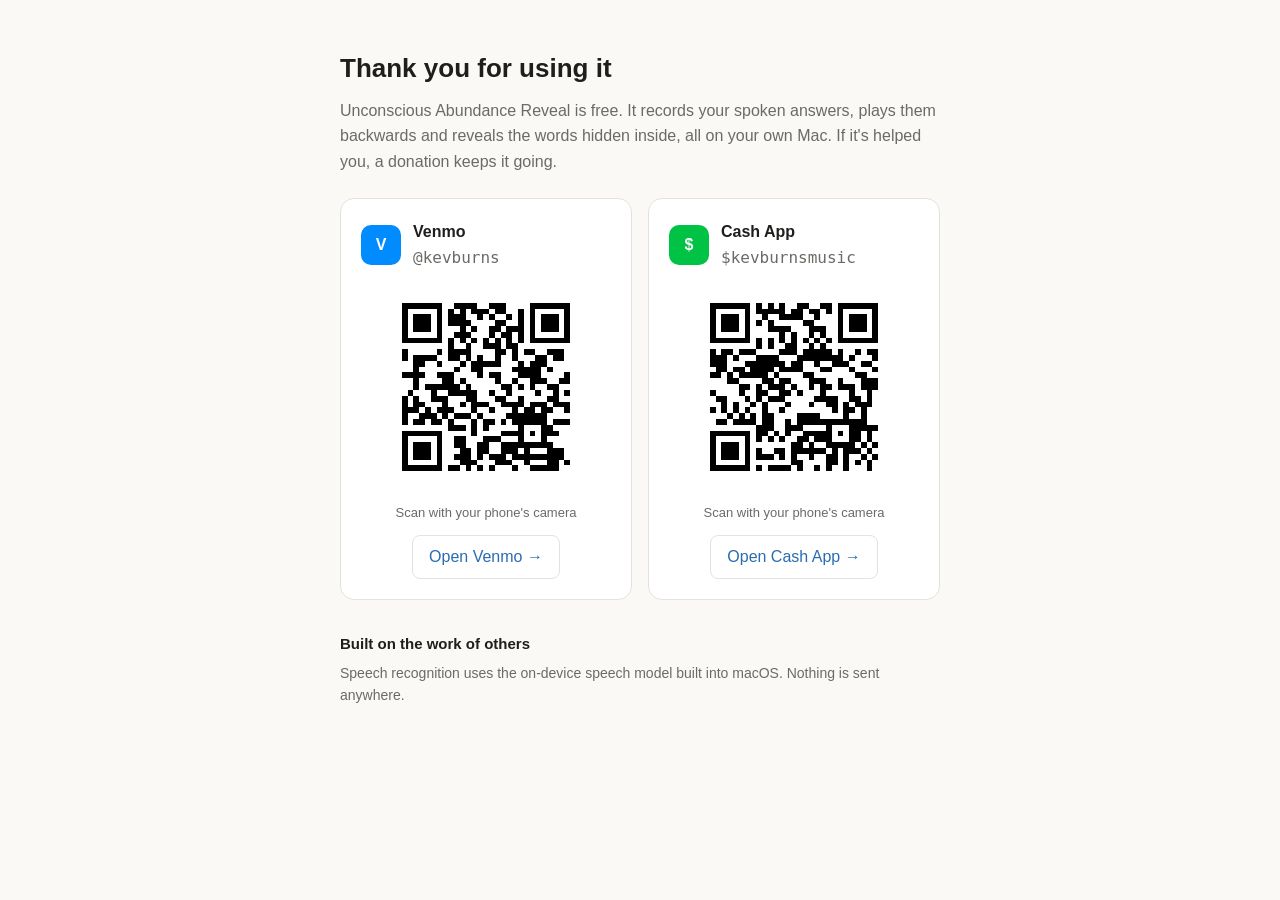
<file: app/Resources/donate.html>
<!doctype html>
<html lang="en">
<head>
<meta charset="utf-8">
<meta name="viewport" content="width=device-width, initial-scale=1">
<title>Support Unconscious Abundance Reveal</title>
<style>
  :root { --bg: #faf9f6; --card: #ffffff; --text: #1f1e1c; --muted: #6b6a66; --line: #e4e2dc; --accent: #2b6cb0; }
  @media (prefers-color-scheme: dark) {
    :root { --bg: #1b1b1a; --card: #252524; --text: #f1efe8; --muted: #a8a69f; --line: #3a3a38; --accent: #7fb2ec; }
  }
  * { box-sizing: border-box; }
  body { margin: 0; background: var(--bg); color: var(--text);
         font: 16px/1.6 -apple-system, BlinkMacSystemFont, "Helvetica Neue", sans-serif; }
  main { max-width: 640px; margin: 0 auto; padding: 48px 20px; }
  h1 { font-size: 26px; font-weight: 600; margin: 0 0 8px; }
  p { color: var(--muted); margin: 0 0 24px; }
  .options { display: grid; grid-template-columns: repeat(auto-fit, minmax(250px, 1fr)); gap: 16px; margin-bottom: 32px; }
  .option { display: flex; flex-direction: column; align-items: center; gap: 12px; padding: 20px;
            background: var(--card); border: 1px solid var(--line); border-radius: 14px; text-align: center; }
  .head { display: flex; align-items: center; gap: 12px; align-self: stretch; }
  .logo { width: 40px; height: 40px; border-radius: 10px; display: grid; place-items: center;
          font-weight: 700; color: #fff; flex: none; }
  .venmo { background: #008cff; }
  .cashapp { background: #00c244; }
  .name { font-weight: 600; text-align: left; }
  .handle { color: var(--muted); font-family: ui-monospace, Menlo, monospace; text-align: left; }
  /* QR codes stay black on white in dark mode, with the quiet border scanners need */
  .qr { background: #fff; padding: 14px; border-radius: 10px; line-height: 0; }
  .qr img { width: 180px; height: 180px; image-rendering: pixelated; }
  .scan { font-size: 13px; color: var(--muted); margin: 0; }
  .go { display: inline-block; padding: 8px 16px; border-radius: 8px; border: 1px solid var(--line);
        color: var(--accent); text-decoration: none; font-weight: 500; }
  .go:hover { border-color: var(--accent); }
  h2 { font-size: 15px; font-weight: 600; margin: 0 0 6px; }
  .credits { font-size: 14px; color: var(--muted); }
</style>
</head>
<body>
<main>
  <h1>Thank you for using it</h1>
  <p>Unconscious Abundance Reveal is free. It records your spoken answers, plays them backwards and reveals
     the words hidden inside, all on your own Mac. If it's helped you, a donation keeps it going.</p>

  <div class="options">
    <div class="option">
      <div class="head">
        <div class="logo venmo">V</div>
        <div><div class="name">Venmo</div><div class="handle">@kevburns</div></div>
      </div>
      <div class="qr"><img id="qr-venmo" src="[data-uri]" alt="QR code for Venmo @kevburns"></div>
      <p class="scan">Scan with your phone's camera</p>
      <a class="go" href="https://venmo.com/u/kevburns">Open Venmo →</a>
    </div>
    <div class="option">
      <div class="head">
        <div class="logo cashapp">$</div>
        <div><div class="name">Cash App</div><div class="handle">$kevburnsmusic</div></div>
      </div>
      <div class="qr"><img id="qr-cashapp" src="[data-uri]" alt="QR code for Cash App $kevburnsmusic"></div>
      <p class="scan">Scan with your phone's camera</p>
      <a class="go" href="https://cash.app/$kevburnsmusic">Open Cash App →</a>
    </div>
  </div>

  <h2>Built on the work of others</h2>
  <p class="credits">Speech recognition uses the on-device speech model built into macOS. Nothing is sent anywhere.</p>
</main>
</body>
</html>
</file>
